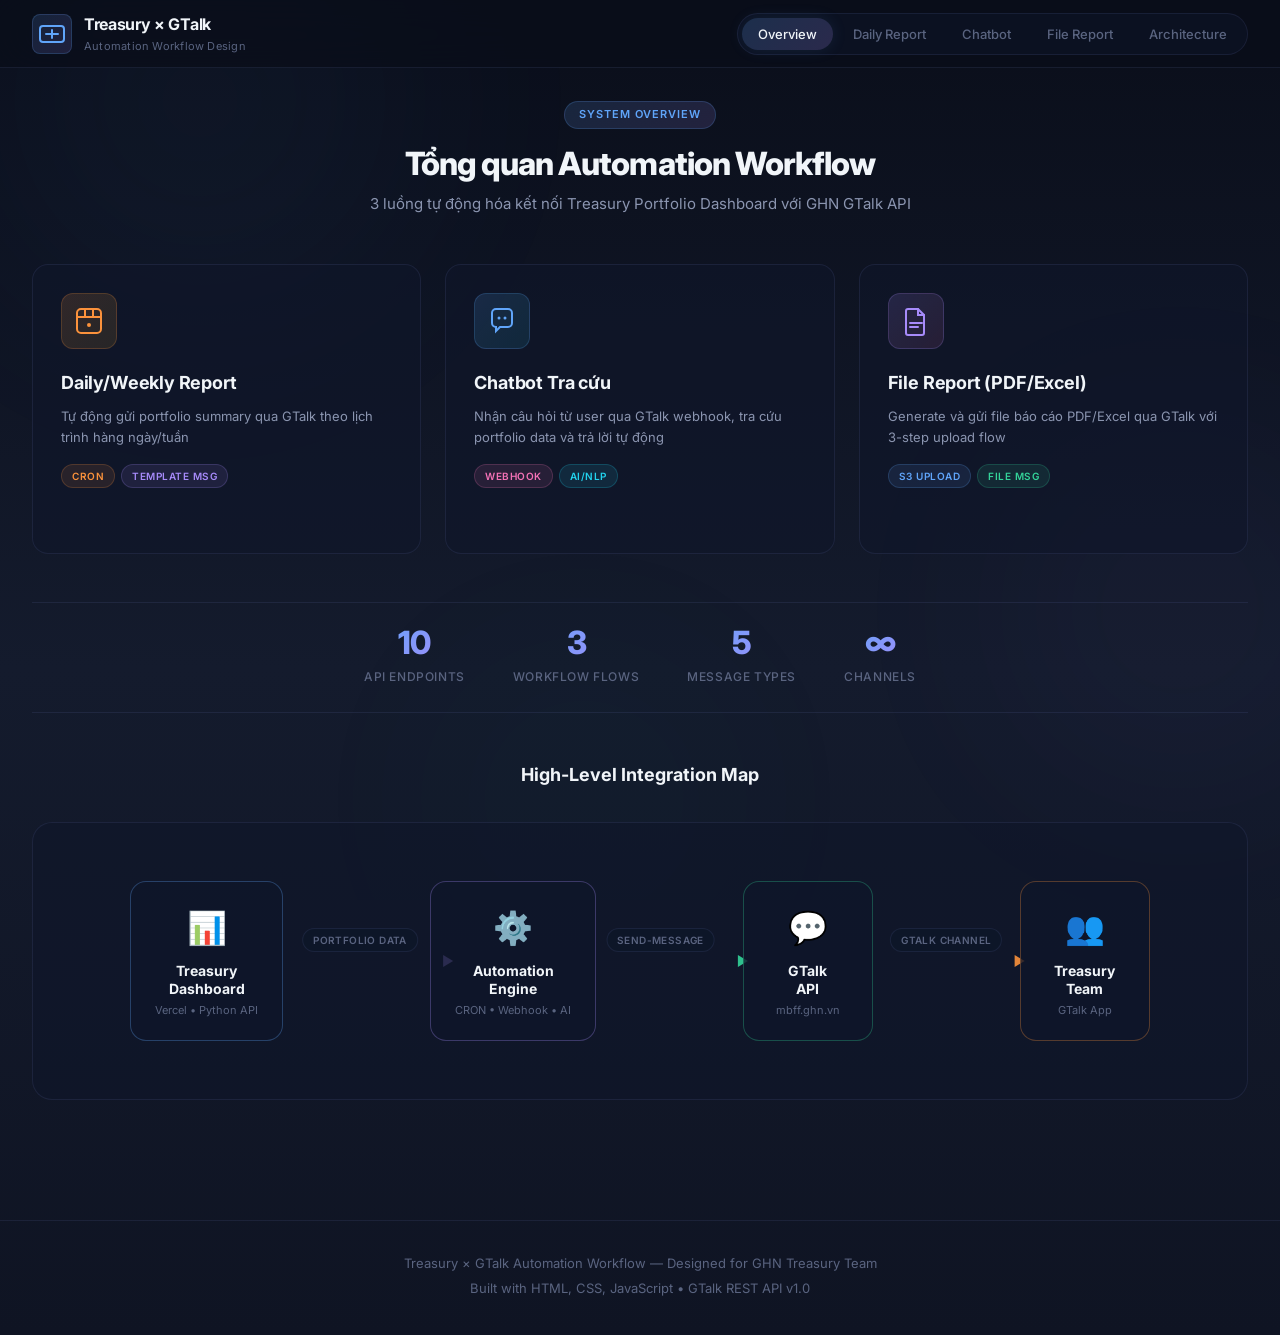
<file: gtalk-workflow/index.html>
<!DOCTYPE html>
<html lang="vi">
<head>
    <meta charset="UTF-8">
    <meta name="viewport" content="width=device-width, initial-scale=1.0">
    <title>Treasury × GTalk — Automation Workflow</title>
    <meta name="description" content="Interactive automation workflow diagram for Treasury Portfolio Dashboard integrated with GHN GTalk API">
    <link rel="preconnect" href="https://fonts.googleapis.com">
    <link rel="preconnect" href="https://fonts.gstatic.com" crossorigin>
    <link href="https://fonts.googleapis.com/css2?family=Inter:wght@300;400;500;600;700;800&family=JetBrains+Mono:wght@400;500&display=swap" rel="stylesheet">
    <link rel="stylesheet" href="style.css">
</head>
<body>
    <!-- Ambient Background -->
    <div class="ambient-bg">
        <div class="ambient-orb ambient-orb-1"></div>
        <div class="ambient-orb ambient-orb-2"></div>
        <div class="ambient-orb ambient-orb-3"></div>
    </div>

    <!-- Header -->
    <header class="header" id="header">
        <div class="header-inner">
            <div class="logo-group">
                <div class="logo-icon">
                    <svg width="28" height="28" viewBox="0 0 28 28" fill="none">
                        <rect x="2" y="6" width="24" height="16" rx="3" stroke="url(#g1)" stroke-width="2"/>
                        <path d="M8 14h12M14 10v8" stroke="url(#g1)" stroke-width="2" stroke-linecap="round"/>
                        <defs><linearGradient id="g1" x1="2" y1="6" x2="26" y2="22"><stop stop-color="#60a5fa"/><stop offset="1" stop-color="#a78bfa"/></linearGradient></defs>
                    </svg>
                </div>
                <div>
                    <h1 class="logo-title">Treasury × GTalk</h1>
                    <p class="logo-subtitle">Automation Workflow Design</p>
                </div>
            </div>
            <nav class="header-nav">
                <button class="nav-btn active" data-section="overview" id="nav-overview">Overview</button>
                <button class="nav-btn" data-section="flow-daily" id="nav-daily">Daily Report</button>
                <button class="nav-btn" data-section="flow-chatbot" id="nav-chatbot">Chatbot</button>
                <button class="nav-btn" data-section="flow-file" id="nav-file">File Report</button>
                <button class="nav-btn" data-section="architecture" id="nav-arch">Architecture</button>
            </nav>
        </div>
    </header>

    <!-- Main Content -->
    <main class="main">

        <!-- ============== SECTION: OVERVIEW ============== -->
        <section class="section active" id="section-overview">
            <div class="section-header">
                <span class="section-badge">System Overview</span>
                <h2 class="section-title">Tổng quan Automation Workflow</h2>
                <p class="section-desc">3 luồng tự động hóa kết nối Treasury Portfolio Dashboard với GHN GTalk API</p>
            </div>

            <!-- Use Case Cards -->
            <div class="usecase-grid" id="usecase-grid">
                <div class="usecase-card" data-target="flow-daily" id="uc-daily">
                    <div class="uc-icon uc-icon-daily">
                        <svg width="32" height="32" viewBox="0 0 32 32" fill="none"><rect x="4" y="4" width="24" height="24" rx="4" stroke="currentColor" stroke-width="2"/><path d="M4 12h24M12 4v8M20 4v8" stroke="currentColor" stroke-width="2" stroke-linecap="round"/><circle cx="16" cy="20" r="2" fill="currentColor"/></svg>
                    </div>
                    <h3 class="uc-title">Daily/Weekly Report</h3>
                    <p class="uc-desc">Tự động gửi portfolio summary qua GTalk theo lịch trình hàng ngày/tuần</p>
                    <div class="uc-tags">
                        <span class="tag tag-cron">CRON</span>
                        <span class="tag tag-template">Template Msg</span>
                    </div>
                    <div class="uc-arrow">Xem chi tiết →</div>
                </div>

                <div class="usecase-card" data-target="flow-chatbot" id="uc-chatbot">
                    <div class="uc-icon uc-icon-chatbot">
                        <svg width="32" height="32" viewBox="0 0 32 32" fill="none"><path d="M6 8a4 4 0 014-4h12a4 4 0 014 4v10a4 4 0 01-4 4H14l-4 4v-4H10a4 4 0 01-4-4V8z" stroke="currentColor" stroke-width="2"/><circle cx="13" cy="13" r="1.5" fill="currentColor"/><circle cx="19" cy="13" r="1.5" fill="currentColor"/></svg>
                    </div>
                    <h3 class="uc-title">Chatbot Tra cứu</h3>
                    <p class="uc-desc">Nhận câu hỏi từ user qua GTalk webhook, tra cứu portfolio data và trả lời tự động</p>
                    <div class="uc-tags">
                        <span class="tag tag-webhook">Webhook</span>
                        <span class="tag tag-ai">AI/NLP</span>
                    </div>
                    <div class="uc-arrow">Xem chi tiết →</div>
                </div>

                <div class="usecase-card" data-target="flow-file" id="uc-file">
                    <div class="uc-icon uc-icon-file">
                        <svg width="32" height="32" viewBox="0 0 32 32" fill="none"><path d="M8 4h10l6 6v18a2 2 0 01-2 2H8a2 2 0 01-2-2V6a2 2 0 012-2z" stroke="currentColor" stroke-width="2"/><path d="M18 4v6h6" stroke="currentColor" stroke-width="2" stroke-linecap="round"/><path d="M10 18h12M10 22h8" stroke="currentColor" stroke-width="2" stroke-linecap="round"/></svg>
                    </div>
                    <h3 class="uc-title">File Report (PDF/Excel)</h3>
                    <p class="uc-desc">Generate và gửi file báo cáo PDF/Excel qua GTalk với 3-step upload flow</p>
                    <div class="uc-tags">
                        <span class="tag tag-s3">S3 Upload</span>
                        <span class="tag tag-file">File Msg</span>
                    </div>
                    <div class="uc-arrow">Xem chi tiết →</div>
                </div>
            </div>

            <!-- System Stats -->
            <div class="stats-bar" id="stats-bar">
                <div class="stat-item">
                    <span class="stat-value">10</span>
                    <span class="stat-label">API Endpoints</span>
                </div>
                <div class="stat-item">
                    <span class="stat-value">3</span>
                    <span class="stat-label">Workflow Flows</span>
                </div>
                <div class="stat-item">
                    <span class="stat-value">5</span>
                    <span class="stat-label">Message Types</span>
                </div>
                <div class="stat-item">
                    <span class="stat-value">∞</span>
                    <span class="stat-label">Channels</span>
                </div>
            </div>

            <!-- High-Level Architecture Diagram -->
            <div class="diagram-container" id="overview-diagram">
                <h3 class="diagram-title">High-Level Integration Map</h3>
                <div class="hld-wrapper">
                    <div class="hld-canvas" id="hld-canvas">
                        <!-- Left: Treasury Dashboard -->
                        <div class="hld-node hld-node-treasury" id="hld-treasury">
                            <div class="hld-node-icon">📊</div>
                            <div class="hld-node-label">Treasury<br>Dashboard</div>
                            <div class="hld-node-sub">Vercel • Python API</div>
                        </div>

                        <!-- Center: Automation Engine -->
                        <div class="hld-node hld-node-engine" id="hld-engine">
                            <div class="hld-node-icon">⚙️</div>
                            <div class="hld-node-label">Automation<br>Engine</div>
                            <div class="hld-node-sub">CRON • Webhook • AI</div>
                        </div>

                        <!-- Right: GTalk API -->
                        <div class="hld-node hld-node-gtalk" id="hld-gtalk">
                            <div class="hld-node-icon">💬</div>
                            <div class="hld-node-label">GTalk<br>API</div>
                            <div class="hld-node-sub">mbff.ghn.vn</div>
                        </div>

                        <!-- Far Right: Users -->
                        <div class="hld-node hld-node-users" id="hld-users">
                            <div class="hld-node-icon">👥</div>
                            <div class="hld-node-label">Treasury<br>Team</div>
                            <div class="hld-node-sub">GTalk App</div>
                        </div>

                        <!-- Animated Connection Lines (SVG) -->
                        <svg class="hld-lines" id="hld-lines" viewBox="0 0 900 200">
                            <defs>
                                <linearGradient id="line-grad-1" x1="0%" y1="0%" x2="100%" y2="0%">
                                    <stop offset="0%" stop-color="#60a5fa"/>
                                    <stop offset="100%" stop-color="#a78bfa"/>
                                </linearGradient>
                                <linearGradient id="line-grad-2" x1="0%" y1="0%" x2="100%" y2="0%">
                                    <stop offset="0%" stop-color="#a78bfa"/>
                                    <stop offset="100%" stop-color="#34d399"/>
                                </linearGradient>
                                <linearGradient id="line-grad-3" x1="0%" y1="0%" x2="100%" y2="0%">
                                    <stop offset="0%" stop-color="#34d399"/>
                                    <stop offset="100%" stop-color="#fb923c"/>
                                </linearGradient>
                                <marker id="arrow-blue" viewBox="0 0 10 7" refX="10" refY="3.5" markerWidth="8" markerHeight="6" orient="auto-start-reverse">
                                    <polygon points="0 0, 10 3.5, 0 7" fill="#60a5fa"/>
                                </marker>
                                <marker id="arrow-green" viewBox="0 0 10 7" refX="10" refY="3.5" markerWidth="8" markerHeight="6" orient="auto-start-reverse">
                                    <polygon points="0 0, 10 3.5, 0 7" fill="#34d399"/>
                                </marker>
                            </defs>
                            <!-- Lines drawn via JS -->
                        </svg>

                        <!-- Flow Labels -->
                        <div class="hld-flow-label" id="flow-label-1">
                            <span class="flow-label-text">Portfolio Data</span>
                        </div>
                        <div class="hld-flow-label" id="flow-label-2">
                            <span class="flow-label-text">send-message</span>
                        </div>
                        <div class="hld-flow-label" id="flow-label-3">
                            <span class="flow-label-text">GTalk Channel</span>
                        </div>
                    </div>
                </div>
            </div>
        </section>

        <!-- ============== SECTION: DAILY REPORT FLOW ============== -->
        <section class="section" id="section-flow-daily">
            <div class="section-header">
                <button class="back-btn" data-target="overview" id="back-daily">← Back to Overview</button>
                <span class="section-badge badge-daily">Flow #1</span>
                <h2 class="section-title">Daily/Weekly Portfolio Summary</h2>
                <p class="section-desc">CRON scheduler tự động fetch data từ Treasury Dashboard, format thành template message, gửi qua GTalk</p>
            </div>

            <!-- Interactive Flow -->
            <div class="flow-container" id="flow-daily-container">
                <div class="flow-timeline">
                    <!-- Step 1 -->
                    <div class="flow-step" data-step="1" id="daily-step-1">
                        <div class="step-connector"></div>
                        <div class="step-dot"></div>
                        <div class="step-card">
                            <div class="step-number">01</div>
                            <div class="step-header">
                                <span class="step-badge badge-trigger">Trigger</span>
                                <h4 class="step-title">CRON Scheduler</h4>
                            </div>
                            <p class="step-desc">Chạy vào 8:00 AM hàng ngày (hoặc 9:00 AM thứ Hai cho weekly report)</p>
                            <div class="step-code">
                                <code>0 8 * * * → daily_report()</code>
                                <code>0 9 * * 1 → weekly_report()</code>
                            </div>
                        </div>
                    </div>

                    <!-- Step 2 -->
                    <div class="flow-step" data-step="2" id="daily-step-2">
                        <div class="step-connector"></div>
                        <div class="step-dot"></div>
                        <div class="step-card">
                            <div class="step-number">02</div>
                            <div class="step-header">
                                <span class="step-badge badge-action">Action</span>
                                <h4 class="step-title">Fetch Portfolio Data</h4>
                            </div>
                            <p class="step-desc">Gọi Treasury Dashboard API lấy dữ liệu: summary, loans, investments, limits, insights</p>
                            <div class="step-code">
                                <code>GET /api/data</code>
                                <code>→ totalLoan, totalInvest, netSpread, netPL...</code>
                            </div>
                            <div class="step-data-preview">
                                <div class="data-row"><span>Total Loan</span><span class="data-val">1,204 tỷ</span></div>
                                <div class="data-row"><span>Total Invest</span><span class="data-val">1,272 tỷ</span></div>
                                <div class="data-row"><span>Net Spread</span><span class="data-val highlight-green">+1.88%</span></div>
                                <div class="data-row"><span>Net P&L</span><span class="data-val highlight-green">+33.6 tỷ</span></div>
                            </div>
                        </div>
                    </div>

                    <!-- Step 3 -->
                    <div class="flow-step" data-step="3" id="daily-step-3">
                        <div class="step-connector"></div>
                        <div class="step-dot"></div>
                        <div class="step-card">
                            <div class="step-number">03</div>
                            <div class="step-header">
                                <span class="step-badge badge-transform">Transform</span>
                                <h4 class="step-title">Build Template Message</h4>
                            </div>
                            <p class="step-desc">Format data thành GTalk Template Message với KPIs, chart summary, và action buttons</p>
                            <div class="step-template-preview">
                                <div class="tmpl-card">
                                    <div class="tmpl-header">
                                        <span class="tmpl-icon">📊</span>
                                        <span class="tmpl-title">Treasury Daily Report — 14/06/2026</span>
                                    </div>
                                    <div class="tmpl-body">
                                        <div class="tmpl-line">💰 Dư nợ: <strong>1,204 tỷ</strong> | Đầu tư: <strong>1,272 tỷ</strong></div>
                                        <div class="tmpl-line">📈 Spread: <strong class="green">+1.88%</strong> | P&L: <strong class="green">+33.6 tỷ</strong></div>
                                        <div class="tmpl-line">🔴 Room cạn: Cathay, VCB, Shinhan</div>
                                        <div class="tmpl-line">⚠️ Duration mismatch: 6 cặp</div>
                                    </div>
                                    <div class="tmpl-actions">
                                        <button class="tmpl-btn tmpl-btn-primary">🔗 Xem Dashboard</button>
                                        <button class="tmpl-btn tmpl-btn-secondary">📄 Tải Report</button>
                                    </div>
                                </div>
                            </div>
                        </div>
                    </div>

                    <!-- Step 4 -->
                    <div class="flow-step" data-step="4" id="daily-step-4">
                        <div class="step-connector"></div>
                        <div class="step-dot"></div>
                        <div class="step-card">
                            <div class="step-number">04</div>
                            <div class="step-header">
                                <span class="step-badge badge-api">API Call</span>
                                <h4 class="step-title">GTalk: send-message</h4>
                            </div>
                            <p class="step-desc">POST template message tới GTalk channel của Treasury team</p>
                            <div class="step-code">
                                <code>POST /api/gtalk/send-message</code>
                                <code>{</code>
                                <code>  channelId: "treasury_team_ch",</code>
                                <code>  content: { template: {...} },</code>
                                <code>  oaToken: "***:***"</code>
                                <code>}</code>
                            </div>
                        </div>
                    </div>

                    <!-- Step 5 -->
                    <div class="flow-step" data-step="5" id="daily-step-5">
                        <div class="step-connector"></div>
                        <div class="step-dot"></div>
                        <div class="step-card">
                            <div class="step-number">05</div>
                            <div class="step-header">
                                <span class="step-badge badge-done">Done</span>
                                <h4 class="step-title">Delivered to Team</h4>
                            </div>
                            <p class="step-desc">Team nhận notification trên GTalk app, click "Xem Dashboard" để mở Treasury Dashboard trực tiếp</p>
                        </div>
                    </div>
                </div>
            </div>
        </section>

        <!-- ============== SECTION: CHATBOT FLOW ============== -->
        <section class="section" id="section-flow-chatbot">
            <div class="section-header">
                <button class="back-btn" data-target="overview" id="back-chatbot">← Back to Overview</button>
                <span class="section-badge badge-chatbot">Flow #2</span>
                <h2 class="section-title">Chatbot Tra cứu Portfolio</h2>
                <p class="section-desc">User gửi câu hỏi trên GTalk → Webhook → AI xử lý → Trả lời tự động</p>
            </div>

            <div class="flow-container" id="flow-chatbot-container">
                <div class="flow-timeline">
                    <!-- Step 1 -->
                    <div class="flow-step" data-step="1" id="chat-step-1">
                        <div class="step-connector"></div>
                        <div class="step-dot"></div>
                        <div class="step-card">
                            <div class="step-number">01</div>
                            <div class="step-header">
                                <span class="step-badge badge-trigger">Trigger</span>
                                <h4 class="step-title">User gửi tin nhắn</h4>
                            </div>
                            <p class="step-desc">User nhắn tin trong GTalk channel: "Cho tôi biết room còn lại của BIDV"</p>
                            <div class="chat-preview">
                                <div class="chat-bubble chat-user">
                                    <span class="chat-avatar">👤</span>
                                    <div class="chat-text">Cho tôi biết room còn lại của BIDV?</div>
                                </div>
                            </div>
                        </div>
                    </div>

                    <!-- Step 2 -->
                    <div class="flow-step" data-step="2" id="chat-step-2">
                        <div class="step-connector"></div>
                        <div class="step-dot"></div>
                        <div class="step-card">
                            <div class="step-number">02</div>
                            <div class="step-header">
                                <span class="step-badge badge-webhook">Webhook</span>
                                <h4 class="step-title">GTalk Webhook → Server</h4>
                            </div>
                            <p class="step-desc">GTalk POST webhook payload tới automation server, bao gồm signature verification</p>
                            <div class="step-code">
                                <code>POST https://your-server/webhook/gtalk</code>
                                <code>Header: x-gtalk-event-signature: mac=...</code>
                                <code>{</code>
                                <code>  "content": "Cho tôi biết room...",</code>
                                <code>  "senderId": "user_123",</code>
                                <code>  "channelId": "ch_456",</code>
                                <code>  "contentType": 0</code>
                                <code>}</code>
                            </div>
                        </div>
                    </div>

                    <!-- Step 3 -->
                    <div class="flow-step" data-step="3" id="chat-step-3">
                        <div class="step-connector"></div>
                        <div class="step-dot"></div>
                        <div class="step-card">
                            <div class="step-number">03</div>
                            <div class="step-header">
                                <span class="step-badge badge-action">Action</span>
                                <h4 class="step-title">Auto Receipt: SEEN + TYPING</h4>
                            </div>
                            <p class="step-desc">Gửi receipt SEEN + TYPING ngay lập tức để user thấy bot đang xử lý</p>
                            <div class="step-code">
                                <code>POST /api/gtalk/send-message-receipt</code>
                                <code>receipts: [</code>
                                <code>  { status: 2, ... }, // SEEN</code>
                                <code>  { status: 3, ... }  // TYPING</code>
                                <code>]</code>
                            </div>
                            <div class="typing-indicator">
                                <span class="typing-dot"></span>
                                <span class="typing-dot"></span>
                                <span class="typing-dot"></span>
                                <span class="typing-text">Bot đang nhập...</span>
                            </div>
                        </div>
                    </div>

                    <!-- Step 4 -->
                    <div class="flow-step" data-step="4" id="chat-step-4">
                        <div class="step-connector"></div>
                        <div class="step-dot"></div>
                        <div class="step-card">
                            <div class="step-number">04</div>
                            <div class="step-header">
                                <span class="step-badge badge-transform">AI Process</span>
                                <h4 class="step-title">Parse Intent + Query Data</h4>
                            </div>
                            <p class="step-desc">AI phân tích intent → Truy vấn Treasury API → Compile kết quả</p>
                            <div class="ai-pipeline">
                                <div class="ai-stage">
                                    <span class="ai-stage-icon">🧠</span>
                                    <span>NLP Parse</span>
                                    <span class="ai-arrow">→</span>
                                </div>
                                <div class="ai-stage">
                                    <span class="ai-stage-icon">🔍</span>
                                    <span>Query DB</span>
                                    <span class="ai-arrow">→</span>
                                </div>
                                <div class="ai-stage">
                                    <span class="ai-stage-icon">📝</span>
                                    <span>Format Reply</span>
                                </div>
                            </div>
                            <div class="step-data-preview">
                                <div class="data-row"><span>Intent</span><span class="data-val">query_limit_room</span></div>
                                <div class="data-row"><span>Entity</span><span class="data-val">bank = BIDV</span></div>
                                <div class="data-row"><span>Result</span><span class="data-val highlight-green">155.5 tỷ room</span></div>
                            </div>
                        </div>
                    </div>

                    <!-- Step 5 -->
                    <div class="flow-step" data-step="5" id="chat-step-5">
                        <div class="step-connector"></div>
                        <div class="step-dot"></div>
                        <div class="step-card">
                            <div class="step-number">05</div>
                            <div class="step-header">
                                <span class="step-badge badge-api">API Call</span>
                                <h4 class="step-title">GTalk: send-message (Reply)</h4>
                            </div>
                            <p class="step-desc">Gửi kết quả tra cứu về GTalk channel dạng text message (Markdown)</p>
                            <div class="chat-preview">
                                <div class="chat-bubble chat-bot">
                                    <span class="chat-avatar">🤖</span>
                                    <div class="chat-text">
                                        <strong>🏦 BIDV — Thông tin Hạn mức</strong><br>
                                        • Dư nợ: <strong>94.5 tỷ</strong><br>
                                        • Hạn mức: <strong>250 tỷ</strong><br>
                                        • Sử dụng: <strong>37.8%</strong> 🟢<br>
                                        • Room còn lại: <strong class="green">155.5 tỷ</strong>
                                    </div>
                                </div>
                            </div>
                        </div>
                    </div>
                </div>

                <!-- Supported Commands -->
                <div class="commands-panel" id="commands-panel">
                    <h4 class="commands-title">💡 Supported Commands</h4>
                    <div class="commands-grid">
                        <div class="cmd-item">
                            <code class="cmd-text">"Tổng dư nợ hiện tại?"</code>
                            <span class="cmd-intent">→ query_total_loan</span>
                        </div>
                        <div class="cmd-item">
                            <code class="cmd-text">"Room của [bank]?"</code>
                            <span class="cmd-intent">→ query_limit_room</span>
                        </div>
                        <div class="cmd-item">
                            <code class="cmd-text">"Khoản nào sắp đáo hạn?"</code>
                            <span class="cmd-intent">→ query_maturity</span>
                        </div>
                        <div class="cmd-item">
                            <code class="cmd-text">"Spread hiện tại?"</code>
                            <span class="cmd-intent">→ query_spread</span>
                        </div>
                        <div class="cmd-item">
                            <code class="cmd-text">"Gửi report PDF"</code>
                            <span class="cmd-intent">→ trigger_report</span>
                        </div>
                        <div class="cmd-item">
                            <code class="cmd-text">"Duration mismatch?"</code>
                            <span class="cmd-intent">→ query_mismatch</span>
                        </div>
                    </div>
                </div>
            </div>
        </section>

        <!-- ============== SECTION: FILE REPORT FLOW ============== -->
        <section class="section" id="section-flow-file">
            <div class="section-header">
                <button class="back-btn" data-target="overview" id="back-file">← Back to Overview</button>
                <span class="section-badge badge-file">Flow #3</span>
                <h2 class="section-title">File Report (PDF/Excel) qua GTalk</h2>
                <p class="section-desc">Generate báo cáo → 3-Step S3 Upload → Send file message qua GTalk</p>
            </div>

            <div class="flow-container" id="flow-file-container">
                <div class="flow-timeline">
                    <!-- Step 1 -->
                    <div class="flow-step" data-step="1" id="file-step-1">
                        <div class="step-connector"></div>
                        <div class="step-dot"></div>
                        <div class="step-card">
                            <div class="step-number">01</div>
                            <div class="step-header">
                                <span class="step-badge badge-trigger">Trigger</span>
                                <h4 class="step-title">Trigger Source</h4>
                            </div>
                            <p class="step-desc">Có thể trigger bằng CRON (weekly), chatbot command, hoặc manual request</p>
                            <div class="trigger-options">
                                <div class="trigger-opt active" data-trigger="cron">🕐 CRON (Weekly)</div>
                                <div class="trigger-opt" data-trigger="chat">💬 Chatbot CMD</div>
                                <div class="trigger-opt" data-trigger="manual">🖱️ Manual</div>
                            </div>
                        </div>
                    </div>

                    <!-- Step 2 -->
                    <div class="flow-step" data-step="2" id="file-step-2">
                        <div class="step-connector"></div>
                        <div class="step-dot"></div>
                        <div class="step-card">
                            <div class="step-number">02</div>
                            <div class="step-header">
                                <span class="step-badge badge-action">Generate</span>
                                <h4 class="step-title">Generate Report File</h4>
                            </div>
                            <p class="step-desc">Fetch data từ Treasury API → Render thành PDF/Excel report</p>
                            <div class="file-types">
                                <div class="file-type">
                                    <span class="file-icon">📕</span>
                                    <span>Treasury_Report_2026-06-14.pdf</span>
                                    <span class="file-size">2.4 MB</span>
                                </div>
                                <div class="file-type">
                                    <span class="file-icon">📗</span>
                                    <span>Portfolio_Data_2026-06-14.xlsx</span>
                                    <span class="file-size">856 KB</span>
                                </div>
                            </div>
                        </div>
                    </div>

                    <!-- Step 3 -->
                    <div class="flow-step" data-step="3" id="file-step-3">
                        <div class="step-connector"></div>
                        <div class="step-dot"></div>
                        <div class="step-card step-card-wide">
                            <div class="step-number">03</div>
                            <div class="step-header">
                                <span class="step-badge badge-api">3-Step Upload</span>
                                <h4 class="step-title">GTalk File Upload Flow</h4>
                            </div>
                            <p class="step-desc">Upload file lên S3 thông qua GTalk presigned URL flow</p>

                            <div class="upload-pipeline" id="upload-pipeline">
                                <div class="upload-stage" data-stage="init" id="upload-init">
                                    <div class="upload-stage-num">3a</div>
                                    <div class="upload-stage-title">Initiate Upload</div>
                                    <div class="upload-stage-api">POST /api/gtalk/initiate-upload</div>
                                    <div class="upload-stage-result">→ PresignedURL, UploadId</div>
                                </div>
                                <div class="upload-arrow">
                                    <svg width="40" height="20"><path d="M0 10 L30 10 M25 5 L30 10 L25 15" stroke="#a78bfa" stroke-width="2" fill="none"/></svg>
                                </div>
                                <div class="upload-stage" data-stage="put" id="upload-put">
                                    <div class="upload-stage-num">3b</div>
                                    <div class="upload-stage-title">PUT to S3</div>
                                    <div class="upload-stage-api">PUT {PresignedURL}</div>
                                    <div class="upload-stage-result">→ 200 OK</div>
                                </div>
                                <div class="upload-arrow">
                                    <svg width="40" height="20"><path d="M0 10 L30 10 M25 5 L30 10 L25 15" stroke="#a78bfa" stroke-width="2" fill="none"/></svg>
                                </div>
                                <div class="upload-stage" data-stage="complete" id="upload-complete">
                                    <div class="upload-stage-num">3c</div>
                                    <div class="upload-stage-title">Complete Upload</div>
                                    <div class="upload-stage-api">POST /api/gtalk/complete-upload</div>
                                    <div class="upload-stage-result">→ File Id</div>
                                </div>
                            </div>
                        </div>
                    </div>

                    <!-- Step 4 -->
                    <div class="flow-step" data-step="4" id="file-step-4">
                        <div class="step-connector"></div>
                        <div class="step-dot"></div>
                        <div class="step-card">
                            <div class="step-number">04</div>
                            <div class="step-header">
                                <span class="step-badge badge-api">API Call</span>
                                <h4 class="step-title">GTalk: send-message (File)</h4>
                            </div>
                            <p class="step-desc">Gửi file message với fileId vừa nhận từ complete-upload</p>
                            <div class="step-code">
                                <code>POST /api/gtalk/send-message</code>
                                <code>{</code>
                                <code>  content: {</code>
                                <code>    attachment: {</code>
                                <code>      items: [{</code>
                                <code>        file: {</code>
                                <code>          fileId: "2009...",</code>
                                <code>          fileName: "Treasury_Report.pdf",</code>
                                <code>          mimeType: "application/pdf",</code>
                                <code>          fileSize: 2516582</code>
                                <code>        }</code>
                                <code>      }]</code>
                                <code>    }</code>
                                <code>  }</code>
                                <code>}</code>
                            </div>
                        </div>
                    </div>

                    <!-- Step 5 -->
                    <div class="flow-step" data-step="5" id="file-step-5">
                        <div class="step-connector"></div>
                        <div class="step-dot"></div>
                        <div class="step-card">
                            <div class="step-number">05</div>
                            <div class="step-header">
                                <span class="step-badge badge-done">Done</span>
                                <h4 class="step-title">File Delivered</h4>
                            </div>
                            <p class="step-desc">Team nhận file trên GTalk, download trực tiếp từ app</p>
                            <div class="file-delivered-preview">
                                <div class="delivered-file">
                                    <span class="delivered-icon">📎</span>
                                    <div class="delivered-info">
                                        <span class="delivered-name">Treasury_Report_2026-06-14.pdf</span>
                                        <span class="delivered-size">2.4 MB</span>
                                    </div>
                                    <button class="delivered-btn">⬇ Download</button>
                                </div>
                            </div>
                        </div>
                    </div>
                </div>
            </div>
        </section>

        <!-- ============== SECTION: ARCHITECTURE ============== -->
        <section class="section" id="section-architecture">
            <div class="section-header">
                <button class="back-btn" data-target="overview" id="back-arch">← Back to Overview</button>
                <span class="section-badge badge-arch">Technical</span>
                <h2 class="section-title">System Architecture</h2>
                <p class="section-desc">Chi tiết kiến trúc kỹ thuật, API endpoints, và data flow</p>
            </div>

            <!-- API Reference -->
            <div class="api-reference" id="api-reference">
                <h3 class="api-title">📡 GTalk API Endpoints Used</h3>
                <div class="api-table-wrapper">
                    <table class="api-table" id="api-table">
                        <thead>
                            <tr>
                                <th>Endpoint</th>
                                <th>Method</th>
                                <th>Flow</th>
                                <th>Purpose</th>
                            </tr>
                        </thead>
                        <tbody>
                            <tr class="api-row" data-flow="daily,chatbot,file">
                                <td><code>/api/gtalk/send-message</code></td>
                                <td><span class="method-badge post">POST</span></td>
                                <td>
                                    <span class="flow-tag flow-1">Daily</span>
                                    <span class="flow-tag flow-2">Chatbot</span>
                                    <span class="flow-tag flow-3">File</span>
                                </td>
                                <td>Gửi text, template, hoặc file message</td>
                            </tr>
                            <tr class="api-row" data-flow="chatbot">
                                <td><code>/api/gtalk/send-message-receipt</code></td>
                                <td><span class="method-badge post">POST</span></td>
                                <td><span class="flow-tag flow-2">Chatbot</span></td>
                                <td>Gửi SEEN, TYPING receipt</td>
                            </tr>
                            <tr class="api-row" data-flow="chatbot">
                                <td><code>/api/gtalk/config-channel-processing</code></td>
                                <td><span class="method-badge post">POST</span></td>
                                <td><span class="flow-tag flow-2">Chatbot</span></td>
                                <td>Cấu hình webhook cho channel</td>
                            </tr>
                            <tr class="api-row" data-flow="file">
                                <td><code>/api/gtalk/initiate-upload</code></td>
                                <td><span class="method-badge post">POST</span></td>
                                <td><span class="flow-tag flow-3">File</span></td>
                                <td>Khởi tạo upload session, lấy presigned URL</td>
                            </tr>
                            <tr class="api-row" data-flow="file">
                                <td><code>/api/gtalk/complete-upload</code></td>
                                <td><span class="method-badge post">POST</span></td>
                                <td><span class="flow-tag flow-3">File</span></td>
                                <td>Hoàn thành upload, lấy file Id</td>
                            </tr>
                            <tr class="api-row" data-flow="daily,chatbot">
                                <td><code>/api/gtalk/create-server-direct-channel</code></td>
                                <td><span class="method-badge post">POST</span></td>
                                <td>
                                    <span class="flow-tag flow-1">Daily</span>
                                    <span class="flow-tag flow-2">Chatbot</span>
                                </td>
                                <td>Tạo channel giữa OA và user</td>
                            </tr>
                            <tr class="api-row" data-flow="chatbot">
                                <td><code>/api/gtalk/modify-message</code></td>
                                <td><span class="method-badge post">POST</span></td>
                                <td><span class="flow-tag flow-2">Chatbot</span></td>
                                <td>Sửa/xóa message đã gửi</td>
                            </tr>
                        </tbody>
                    </table>
                </div>
            </div>

            <!-- Tech Stack -->
            <div class="tech-stack" id="tech-stack">
                <h3 class="api-title">🛠 Recommended Tech Stack</h3>
                <div class="tech-grid">
                    <div class="tech-card" id="tech-runtime">
                        <div class="tech-icon">⚡</div>
                        <h4>Runtime</h4>
                        <p>Node.js / Python</p>
                        <span class="tech-detail">Automation server</span>
                    </div>
                    <div class="tech-card" id="tech-scheduler">
                        <div class="tech-icon">🕐</div>
                        <h4>Scheduler</h4>
                        <p>node-cron / APScheduler</p>
                        <span class="tech-detail">Daily/weekly triggers</span>
                    </div>
                    <div class="tech-card" id="tech-ai">
                        <div class="tech-icon">🧠</div>
                        <h4>AI/NLP</h4>
                        <p>OpenAI / Gemini</p>
                        <span class="tech-detail">Intent parsing</span>
                    </div>
                    <div class="tech-card" id="tech-report">
                        <div class="tech-icon">📊</div>
                        <h4>Report Gen</h4>
                        <p>Puppeteer / openpyxl</p>
                        <span class="tech-detail">PDF/Excel generation</span>
                    </div>
                    <div class="tech-card" id="tech-hosting">
                        <div class="tech-icon">☁️</div>
                        <h4>Hosting</h4>
                        <p>Vercel / Railway</p>
                        <span class="tech-detail">Webhook endpoint</span>
                    </div>
                    <div class="tech-card" id="tech-security">
                        <div class="tech-icon">🔐</div>
                        <h4>Security</h4>
                        <p>HMAC-SHA256</p>
                        <span class="tech-detail">Webhook verification</span>
                    </div>
                </div>
            </div>

            <!-- Env Config -->
            <div class="env-config" id="env-config">
                <h3 class="api-title">🔧 Environment Configuration</h3>
                <div class="env-code">
                    <div class="env-header">
                        <span class="env-filename">.env</span>
                        <span class="env-badge">Required</span>
                    </div>
                    <pre class="env-pre"><code class="env-content"># GTalk API
GTALK_BASE_URL=https://mbff.ghn.vn
GTALK_OA_TOKEN=your_oa_id:your_oa_password
GTALK_OA_ID=your_oa_id
GTALK_CHANNEL_ID=treasury_team_channel_id
GTALK_WEBHOOK_SECRET=your_webhook_secret

# Treasury Dashboard
TREASURY_API_URL=https://treasury-dashboard-sepia.vercel.app/api/data
TREASURY_SESSION_SECRET=your_session_secret

# Report Generation
REPORT_OUTPUT_DIR=./reports
REPORT_TEMPLATE=./templates/treasury_report.html

# Schedule
DAILY_REPORT_CRON=0 8 * * *
WEEKLY_REPORT_CRON=0 9 * * 1</code></pre>
                </div>
            </div>
        </section>
    </main>

    <!-- Footer -->
    <footer class="footer" id="footer">
        <div class="footer-inner">
            <p>Treasury × GTalk Automation Workflow — Designed for GHN Treasury Team</p>
            <p class="footer-tech">Built with HTML, CSS, JavaScript • GTalk REST API v1.0</p>
        </div>
    </footer>

    <script src="app.js"></script>
</body>
</html>
</file>
<file: gtalk-workflow/style.css>
/* ============================================
   TREASURY × GTALK — WORKFLOW STYLES
   Premium Dark Theme with Glass Effects
   ============================================ */

/* === RESET & BASE === */
*, *::before, *::after { box-sizing: border-box; margin: 0; padding: 0; }

:root {
  --bg-deep: #0a0e1a;
  --bg-mid: #141b2d;
  --bg-surface: #0f1423;
  --glass-bg: rgba(15, 23, 42, 0.6);
  --glass-border: rgba(99, 115, 171, 0.15);
  --glass-border-hover: rgba(99, 115, 171, 0.3);
  --text-primary: #f1f5f9;
  --text-secondary: #8b95b0;
  --text-muted: #5a6480;
  --accent-blue: #60a5fa;
  --accent-purple: #a78bfa;
  --accent-green: #34d399;
  --accent-orange: #fb923c;
  --accent-red: #f87171;
  --accent-yellow: #fbbf24;
  --accent-pink: #f472b6;
  --accent-cyan: #22d3ee;
  --font-sans: 'Inter', -apple-system, BlinkMacSystemFont, sans-serif;
  --font-mono: 'JetBrains Mono', 'Fira Code', monospace;
  --radius-sm: 8px;
  --radius-md: 12px;
  --radius-lg: 16px;
  --radius-xl: 20px;
  --radius-pill: 100px;
  --shadow-glow-blue: 0 0 30px rgba(96, 165, 250, 0.15);
  --shadow-glow-purple: 0 0 30px rgba(167, 139, 250, 0.15);
  --shadow-glow-green: 0 0 30px rgba(52, 211, 153, 0.15);
  --transition-fast: 0.2s ease;
  --transition-med: 0.35s cubic-bezier(0.4, 0, 0.2, 1);
  --transition-slow: 0.6s cubic-bezier(0.4, 0, 0.2, 1);
}

html {
  scroll-behavior: smooth;
  -webkit-font-smoothing: antialiased;
  -moz-osx-font-smoothing: grayscale;
}

body {
  font-family: var(--font-sans);
  background: linear-gradient(180deg, var(--bg-deep) 0%, var(--bg-mid) 50%, var(--bg-surface) 100%);
  color: var(--text-secondary);
  line-height: 1.6;
  min-height: 100vh;
  overflow-x: hidden;
}

/* === AMBIENT BACKGROUND === */
.ambient-bg {
  position: fixed;
  top: 0; left: 0; right: 0; bottom: 0;
  pointer-events: none;
  z-index: 0;
  overflow: hidden;
}

.ambient-orb {
  position: absolute;
  border-radius: 50%;
  filter: blur(120px);
  opacity: 0.08;
  transition: transform 0.8s ease-out;
}

.ambient-orb-1 {
  width: 600px; height: 600px;
  background: radial-gradient(circle, var(--accent-blue), transparent 70%);
  top: -200px; left: -100px;
  animation: orb-drift-1 25s ease-in-out infinite;
}

.ambient-orb-2 {
  width: 500px; height: 500px;
  background: radial-gradient(circle, var(--accent-purple), transparent 70%);
  top: 40%; right: -150px;
  animation: orb-drift-2 30s ease-in-out infinite;
  opacity: 0.06;
}

.ambient-orb-3 {
  width: 400px; height: 400px;
  background: radial-gradient(circle, var(--accent-green), transparent 70%);
  bottom: -100px; left: 30%;
  animation: orb-drift-3 20s ease-in-out infinite;
  opacity: 0.05;
}

@keyframes orb-drift-1 {
  0%, 100% { transform: translate(0, 0) scale(1); }
  33% { transform: translate(80px, 40px) scale(1.1); }
  66% { transform: translate(-40px, 80px) scale(0.95); }
}

@keyframes orb-drift-2 {
  0%, 100% { transform: translate(0, 0) scale(1); }
  50% { transform: translate(-60px, -30px) scale(1.08); }
}

@keyframes orb-drift-3 {
  0%, 100% { transform: translate(0, 0); }
  50% { transform: translate(50px, -40px); }
}

/* === HEADER === */
.header {
  position: fixed;
  top: 0; left: 0; right: 0;
  z-index: 100;
  background: rgba(10, 14, 26, 0.75);
  backdrop-filter: blur(24px);
  -webkit-backdrop-filter: blur(24px);
  border-bottom: 1px solid var(--glass-border);
}

.header-inner {
  max-width: 1280px;
  margin: 0 auto;
  padding: 12px 32px;
  display: flex;
  align-items: center;
  justify-content: space-between;
  gap: 24px;
}

.logo-group {
  display: flex;
  align-items: center;
  gap: 12px;
}

.logo-icon {
  width: 40px; height: 40px;
  display: flex;
  align-items: center;
  justify-content: center;
  background: linear-gradient(135deg, rgba(96, 165, 250, 0.15), rgba(167, 139, 250, 0.15));
  border-radius: var(--radius-sm);
  border: 1px solid rgba(96, 165, 250, 0.2);
}

.logo-title {
  font-size: 16px;
  font-weight: 700;
  color: var(--text-primary);
  letter-spacing: -0.02em;
}

.logo-subtitle {
  font-size: 11px;
  color: var(--text-muted);
  font-weight: 400;
  letter-spacing: 0.02em;
}

.header-nav {
  display: flex;
  gap: 4px;
  background: rgba(15, 23, 42, 0.5);
  padding: 4px;
  border-radius: var(--radius-pill);
  border: 1px solid var(--glass-border);
}

.nav-btn {
  padding: 8px 16px;
  border: none;
  background: transparent;
  color: var(--text-muted);
  font-family: var(--font-sans);
  font-size: 13px;
  font-weight: 500;
  border-radius: var(--radius-pill);
  cursor: pointer;
  transition: all var(--transition-fast);
  white-space: nowrap;
}

.nav-btn:hover {
  color: var(--text-secondary);
  background: rgba(99, 115, 171, 0.08);
}

.nav-btn.active {
  color: var(--text-primary);
  background: linear-gradient(135deg, rgba(96, 165, 250, 0.2), rgba(167, 139, 250, 0.2));
  box-shadow: 0 0 16px rgba(96, 165, 250, 0.1);
}

/* === MAIN === */
.main {
  position: relative;
  z-index: 1;
  max-width: 1280px;
  margin: 0 auto;
  padding: 100px 32px 60px;
  min-height: 100vh;
}

/* === SECTIONS === */
.section {
  display: none;
  opacity: 0;
  transform: translateY(12px);
}

.section.active {
  display: block;
  animation: section-enter 0.5s var(--transition-med) forwards;
}

@keyframes section-enter {
  to { opacity: 1; transform: translateY(0); }
}

.section.section-entering {
  opacity: 1;
  transform: translateY(0);
}

/* === SECTION HEADER === */
.section-header {
  text-align: center;
  margin-bottom: 48px;
}

.section-badge {
  display: inline-block;
  padding: 4px 14px;
  font-size: 11px;
  font-weight: 600;
  text-transform: uppercase;
  letter-spacing: 0.08em;
  border-radius: var(--radius-pill);
  background: linear-gradient(135deg, rgba(96, 165, 250, 0.15), rgba(167, 139, 250, 0.15));
  color: var(--accent-blue);
  border: 1px solid rgba(96, 165, 250, 0.2);
  margin-bottom: 16px;
}

.badge-daily { background: linear-gradient(135deg, rgba(251, 146, 60, 0.15), rgba(251, 191, 36, 0.15)); color: var(--accent-orange); border-color: rgba(251, 146, 60, 0.2); }
.badge-chatbot { background: linear-gradient(135deg, rgba(96, 165, 250, 0.15), rgba(34, 211, 238, 0.15)); color: var(--accent-cyan); border-color: rgba(34, 211, 238, 0.2); }
.badge-file { background: linear-gradient(135deg, rgba(167, 139, 250, 0.15), rgba(244, 114, 182, 0.15)); color: var(--accent-purple); border-color: rgba(167, 139, 250, 0.2); }
.badge-arch { background: linear-gradient(135deg, rgba(52, 211, 153, 0.15), rgba(96, 165, 250, 0.15)); color: var(--accent-green); border-color: rgba(52, 211, 153, 0.2); }

.section-title {
  font-size: 32px;
  font-weight: 800;
  color: var(--text-primary);
  letter-spacing: -0.03em;
  margin-bottom: 8px;
  line-height: 1.2;
}

.section-desc {
  font-size: 15px;
  color: var(--text-secondary);
  max-width: 640px;
  margin: 0 auto;
  line-height: 1.7;
}

/* === BACK BUTTON === */
.back-btn {
  display: inline-flex;
  align-items: center;
  gap: 6px;
  padding: 8px 16px;
  background: rgba(99, 115, 171, 0.08);
  border: 1px solid var(--glass-border);
  color: var(--text-secondary);
  font-family: var(--font-sans);
  font-size: 13px;
  font-weight: 500;
  border-radius: var(--radius-pill);
  cursor: pointer;
  margin-bottom: 24px;
  transition: all var(--transition-fast);
}

.back-btn:hover {
  background: rgba(99, 115, 171, 0.15);
  color: var(--text-primary);
  border-color: var(--glass-border-hover);
}

/* === USE CASE GRID === */
.usecase-grid {
  display: grid;
  grid-template-columns: repeat(3, 1fr);
  gap: 24px;
  margin-bottom: 48px;
}

.usecase-card {
  background: var(--glass-bg);
  backdrop-filter: blur(20px);
  -webkit-backdrop-filter: blur(20px);
  border: 1px solid var(--glass-border);
  border-radius: var(--radius-lg);
  padding: 28px;
  cursor: pointer;
  transition: all var(--transition-med);
  position: relative;
  overflow: hidden;
}

.usecase-card::before {
  content: '';
  position: absolute;
  top: 0; left: 0; right: 0;
  height: 3px;
  background: linear-gradient(90deg, var(--accent-blue), var(--accent-purple));
  opacity: 0;
  transition: opacity var(--transition-fast);
}

.usecase-card:hover {
  transform: translateY(-6px);
  border-color: var(--glass-border-hover);
  box-shadow: 0 20px 60px rgba(0, 0, 0, 0.3), var(--shadow-glow-blue);
}

.usecase-card:hover::before { opacity: 1; }

.uc-icon {
  width: 56px; height: 56px;
  display: flex;
  align-items: center;
  justify-content: center;
  border-radius: var(--radius-md);
  margin-bottom: 20px;
  font-size: 24px;
}

.uc-icon-daily { background: linear-gradient(135deg, rgba(251, 146, 60, 0.15), rgba(251, 191, 36, 0.1)); color: var(--accent-orange); border: 1px solid rgba(251, 146, 60, 0.2); }
.uc-icon-chatbot { background: linear-gradient(135deg, rgba(96, 165, 250, 0.15), rgba(34, 211, 238, 0.1)); color: var(--accent-blue); border: 1px solid rgba(96, 165, 250, 0.2); }
.uc-icon-file { background: linear-gradient(135deg, rgba(167, 139, 250, 0.15), rgba(244, 114, 182, 0.1)); color: var(--accent-purple); border: 1px solid rgba(167, 139, 250, 0.2); }

.uc-title {
  font-size: 18px;
  font-weight: 700;
  color: var(--text-primary);
  margin-bottom: 8px;
  letter-spacing: -0.01em;
}

.uc-desc {
  font-size: 13px;
  color: var(--text-secondary);
  line-height: 1.6;
  margin-bottom: 16px;
}

.uc-tags {
  display: flex;
  gap: 6px;
  flex-wrap: wrap;
  margin-bottom: 16px;
}

.tag {
  display: inline-block;
  padding: 3px 10px;
  font-size: 10px;
  font-weight: 600;
  text-transform: uppercase;
  letter-spacing: 0.05em;
  border-radius: var(--radius-pill);
  background: rgba(99, 115, 171, 0.1);
  color: var(--text-muted);
  border: 1px solid rgba(99, 115, 171, 0.15);
}

.tag-cron { background: rgba(251, 146, 60, 0.1); color: var(--accent-orange); border-color: rgba(251, 146, 60, 0.2); }
.tag-template { background: rgba(167, 139, 250, 0.1); color: var(--accent-purple); border-color: rgba(167, 139, 250, 0.2); }
.tag-webhook { background: rgba(244, 114, 182, 0.1); color: var(--accent-pink); border-color: rgba(244, 114, 182, 0.2); }
.tag-ai { background: rgba(34, 211, 238, 0.1); color: var(--accent-cyan); border-color: rgba(34, 211, 238, 0.2); }
.tag-s3 { background: rgba(96, 165, 250, 0.1); color: var(--accent-blue); border-color: rgba(96, 165, 250, 0.2); }
.tag-file { background: rgba(52, 211, 153, 0.1); color: var(--accent-green); border-color: rgba(52, 211, 153, 0.2); }

.uc-arrow {
  font-size: 13px;
  font-weight: 600;
  color: var(--accent-blue);
  opacity: 0;
  transform: translateX(-8px);
  transition: all var(--transition-fast);
}

.usecase-card:hover .uc-arrow {
  opacity: 1;
  transform: translateX(0);
}

/* === STATS BAR === */
.stats-bar {
  display: flex;
  justify-content: center;
  gap: 48px;
  padding: 24px 0;
  margin-bottom: 48px;
  border-top: 1px solid var(--glass-border);
  border-bottom: 1px solid var(--glass-border);
  opacity: 0;
  transform: translateY(16px);
  transition: all var(--transition-slow);
}

.stats-bar.revealed {
  opacity: 1;
  transform: translateY(0);
}

.stat-item {
  text-align: center;
}

.stat-value {
  display: block;
  font-size: 32px;
  font-weight: 800;
  color: var(--text-primary);
  letter-spacing: -0.03em;
  line-height: 1;
  margin-bottom: 4px;
  background: linear-gradient(135deg, var(--accent-blue), var(--accent-purple));
  -webkit-background-clip: text;
  -webkit-text-fill-color: transparent;
  background-clip: text;
}

.stat-label {
  font-size: 12px;
  color: var(--text-muted);
  text-transform: uppercase;
  letter-spacing: 0.05em;
  font-weight: 500;
}

/* === HLD DIAGRAM === */
.diagram-container {
  margin-top: 32px;
}

.diagram-title {
  font-size: 18px;
  font-weight: 700;
  color: var(--text-primary);
  text-align: center;
  margin-bottom: 32px;
}

.hld-wrapper {
  background: var(--glass-bg);
  backdrop-filter: blur(20px);
  border: 1px solid var(--glass-border);
  border-radius: var(--radius-xl);
  padding: 48px 32px;
  overflow: hidden;
}

.hld-canvas {
  position: relative;
  display: flex;
  align-items: center;
  justify-content: space-around;
  min-height: 180px;
  gap: 16px;
}

.hld-lines {
  position: absolute;
  top: 0; left: 0;
  width: 100%;
  height: 100%;
  pointer-events: none;
}

.hld-node {
  position: relative;
  z-index: 2;
  text-align: center;
  padding: 20px 24px;
  border-radius: var(--radius-lg);
  background: rgba(15, 23, 42, 0.8);
  border: 1px solid var(--glass-border);
  min-width: 130px;
  transition: all var(--transition-med);
  cursor: default;
}

.hld-node:hover, .hld-node.hld-node-hover {
  transform: translateY(-4px);
  box-shadow: 0 12px 40px rgba(0, 0, 0, 0.3);
}

.hld-node-treasury { border-color: rgba(96, 165, 250, 0.3); }
.hld-node-treasury:hover { box-shadow: var(--shadow-glow-blue); }
.hld-node-engine { border-color: rgba(167, 139, 250, 0.3); }
.hld-node-engine:hover { box-shadow: var(--shadow-glow-purple); }
.hld-node-gtalk { border-color: rgba(52, 211, 153, 0.3); }
.hld-node-gtalk:hover { box-shadow: var(--shadow-glow-green); }
.hld-node-users { border-color: rgba(251, 146, 60, 0.3); }
.hld-node-users:hover { box-shadow: 0 0 30px rgba(251, 146, 60, 0.15); }

.hld-node-icon {
  font-size: 32px;
  margin-bottom: 8px;
}

.hld-node-label {
  font-size: 14px;
  font-weight: 700;
  color: var(--text-primary);
  line-height: 1.3;
  margin-bottom: 4px;
}

.hld-node-sub {
  font-size: 11px;
  color: var(--text-muted);
  font-weight: 400;
}

.hld-flow-label {
  position: absolute;
  z-index: 3;
  transform: translateX(-50%);
  pointer-events: none;
}

.flow-label-text {
  display: inline-block;
  padding: 3px 10px;
  font-size: 10px;
  font-weight: 600;
  color: var(--text-muted);
  background: rgba(15, 23, 42, 0.9);
  border: 1px solid var(--glass-border);
  border-radius: var(--radius-pill);
  text-transform: uppercase;
  letter-spacing: 0.04em;
}

/* === FLOW TIMELINE === */
.flow-container {
  max-width: 720px;
  margin: 0 auto;
}

.flow-timeline {
  position: relative;
  padding-left: 48px;
}

.flow-step {
  position: relative;
  margin-bottom: 32px;
  opacity: 0;
  transform: translateX(-20px);
  transition: all 0.5s cubic-bezier(0.4, 0, 0.2, 1);
}

.flow-step.step-visible {
  opacity: 1;
  transform: translateX(0);
}

.step-connector {
  position: absolute;
  left: -28px;
  top: 24px;
  bottom: -32px;
  width: 2px;
  background: linear-gradient(180deg, var(--glass-border-hover), var(--glass-border));
}

.flow-step:last-child .step-connector { display: none; }

.step-dot {
  position: absolute;
  left: -34px;
  top: 18px;
  width: 14px;
  height: 14px;
  border-radius: 50%;
  background: var(--accent-blue);
  border: 3px solid var(--bg-deep);
  box-shadow: 0 0 12px rgba(96, 165, 250, 0.4);
  z-index: 2;
}

.step-card {
  background: var(--glass-bg);
  backdrop-filter: blur(20px);
  border: 1px solid var(--glass-border);
  border-radius: var(--radius-lg);
  padding: 24px;
  transition: all var(--transition-med);
}

.step-card:hover {
  border-color: var(--glass-border-hover);
  box-shadow: 0 8px 32px rgba(0, 0, 0, 0.2);
}

.step-card-wide {
  max-width: none;
}

.step-number {
  font-size: 40px;
  font-weight: 800;
  color: rgba(99, 115, 171, 0.08);
  position: absolute;
  top: 12px;
  right: 20px;
  line-height: 1;
  pointer-events: none;
}

.step-header {
  display: flex;
  align-items: center;
  gap: 10px;
  margin-bottom: 8px;
}

.step-badge {
  display: inline-block;
  padding: 3px 10px;
  font-size: 10px;
  font-weight: 700;
  text-transform: uppercase;
  letter-spacing: 0.06em;
  border-radius: var(--radius-pill);
}

.badge-trigger { background: rgba(251, 146, 60, 0.15); color: var(--accent-orange); border: 1px solid rgba(251, 146, 60, 0.25); }
.badge-action { background: rgba(96, 165, 250, 0.15); color: var(--accent-blue); border: 1px solid rgba(96, 165, 250, 0.25); }
.badge-transform { background: rgba(167, 139, 250, 0.15); color: var(--accent-purple); border: 1px solid rgba(167, 139, 250, 0.25); }
.badge-api { background: rgba(52, 211, 153, 0.15); color: var(--accent-green); border: 1px solid rgba(52, 211, 153, 0.25); }
.badge-done { background: rgba(52, 211, 153, 0.15); color: var(--accent-green); border: 1px solid rgba(52, 211, 153, 0.25); }
.badge-webhook { background: rgba(244, 114, 182, 0.15); color: var(--accent-pink); border: 1px solid rgba(244, 114, 182, 0.25); }

.step-title {
  font-size: 16px;
  font-weight: 700;
  color: var(--text-primary);
}

.step-desc {
  font-size: 13px;
  color: var(--text-secondary);
  line-height: 1.6;
  margin-bottom: 12px;
}

/* === CODE BLOCKS === */
.step-code {
  background: rgba(0, 0, 0, 0.3);
  border: 1px solid rgba(99, 115, 171, 0.1);
  border-radius: var(--radius-sm);
  padding: 12px 16px;
  margin-top: 12px;
  overflow-x: auto;
}

.step-code code {
  display: block;
  font-family: var(--font-mono);
  font-size: 12px;
  color: var(--accent-green);
  line-height: 1.8;
  white-space: pre;
}

/* === DATA PREVIEW === */
.step-data-preview {
  margin-top: 12px;
  background: rgba(0, 0, 0, 0.2);
  border-radius: var(--radius-sm);
  padding: 12px 16px;
  border: 1px solid rgba(99, 115, 171, 0.08);
}

.data-row {
  display: flex;
  justify-content: space-between;
  align-items: center;
  padding: 6px 0;
  font-size: 13px;
  border-bottom: 1px solid rgba(99, 115, 171, 0.06);
}

.data-row:last-child { border-bottom: none; }

.data-val {
  font-weight: 600;
  color: var(--text-primary);
  font-family: var(--font-mono);
  font-size: 12px;
}

.highlight-green { color: var(--accent-green) !important; }

/* === TEMPLATE PREVIEW === */
.step-template-preview {
  margin-top: 16px;
}

.tmpl-card {
  background: rgba(10, 14, 26, 0.8);
  border: 1px solid rgba(99, 115, 171, 0.15);
  border-radius: var(--radius-md);
  overflow: hidden;
}

.tmpl-header {
  display: flex;
  align-items: center;
  gap: 10px;
  padding: 14px 16px;
  background: linear-gradient(135deg, rgba(96, 165, 250, 0.08), rgba(167, 139, 250, 0.08));
  border-bottom: 1px solid rgba(99, 115, 171, 0.1);
}

.tmpl-icon { font-size: 20px; }

.tmpl-title {
  font-size: 14px;
  font-weight: 700;
  color: var(--text-primary);
}

.tmpl-body {
  padding: 14px 16px;
}

.tmpl-line {
  font-size: 13px;
  color: var(--text-secondary);
  padding: 4px 0;
  line-height: 1.6;
}

.tmpl-line strong { color: var(--text-primary); font-weight: 600; }
.tmpl-line .green { color: var(--accent-green); }

.tmpl-actions {
  display: flex;
  gap: 8px;
  padding: 12px 16px;
  border-top: 1px solid rgba(99, 115, 171, 0.1);
}

.tmpl-btn {
  flex: 1;
  padding: 8px 12px;
  border: none;
  border-radius: var(--radius-sm);
  font-family: var(--font-sans);
  font-size: 12px;
  font-weight: 600;
  cursor: pointer;
  transition: all var(--transition-fast);
}

.tmpl-btn-primary {
  background: linear-gradient(135deg, var(--accent-blue), var(--accent-purple));
  color: white;
}

.tmpl-btn-primary:hover { opacity: 0.9; transform: translateY(-1px); }

.tmpl-btn-secondary {
  background: rgba(99, 115, 171, 0.1);
  color: var(--text-secondary);
  border: 1px solid var(--glass-border);
}

.tmpl-btn-secondary:hover { background: rgba(99, 115, 171, 0.18); color: var(--text-primary); }

/* === CHAT PREVIEW === */
.chat-preview {
  margin-top: 12px;
}

.chat-bubble {
  display: flex;
  align-items: flex-start;
  gap: 10px;
  margin-bottom: 8px;
}

.chat-user {
  flex-direction: row-reverse;
}

.chat-avatar {
  width: 32px;
  height: 32px;
  display: flex;
  align-items: center;
  justify-content: center;
  border-radius: 50%;
  background: rgba(99, 115, 171, 0.1);
  font-size: 16px;
  flex-shrink: 0;
}

.chat-text {
  padding: 10px 14px;
  border-radius: var(--radius-md);
  font-size: 13px;
  line-height: 1.6;
  max-width: 85%;
}

.chat-user .chat-text {
  background: linear-gradient(135deg, rgba(96, 165, 250, 0.2), rgba(96, 165, 250, 0.12));
  color: var(--text-primary);
  border: 1px solid rgba(96, 165, 250, 0.2);
  border-top-right-radius: 4px;
}

.chat-bot .chat-text {
  background: rgba(15, 23, 42, 0.7);
  color: var(--text-secondary);
  border: 1px solid var(--glass-border);
  border-top-left-radius: 4px;
}

.chat-bot .chat-text strong { color: var(--text-primary); }
.chat-bot .chat-text .green { color: var(--accent-green); }

/* === TYPING INDICATOR === */
.typing-indicator {
  display: flex;
  align-items: center;
  gap: 4px;
  margin-top: 12px;
  padding: 8px 14px;
  background: rgba(0, 0, 0, 0.2);
  border-radius: var(--radius-pill);
  width: fit-content;
}

.typing-dot {
  width: 6px;
  height: 6px;
  border-radius: 50%;
  background: var(--accent-blue);
  animation: typing-bounce 1.4s ease-in-out infinite;
}

.typing-dot:nth-child(2) { animation-delay: 0.2s; }
.typing-dot:nth-child(3) { animation-delay: 0.4s; }

@keyframes typing-bounce {
  0%, 60%, 100% { transform: translateY(0); opacity: 0.4; }
  30% { transform: translateY(-6px); opacity: 1; }
}

.typing-text {
  font-size: 11px;
  color: var(--text-muted);
  margin-left: 6px;
  font-style: italic;
}

/* === AI PIPELINE === */
.ai-pipeline {
  display: flex;
  align-items: center;
  gap: 8px;
  margin: 12px 0;
  padding: 12px 16px;
  background: rgba(0, 0, 0, 0.2);
  border-radius: var(--radius-sm);
  border: 1px solid rgba(167, 139, 250, 0.1);
  overflow-x: auto;
}

.ai-stage {
  display: flex;
  align-items: center;
  gap: 6px;
  padding: 6px 12px;
  background: rgba(167, 139, 250, 0.08);
  border: 1px solid rgba(167, 139, 250, 0.15);
  border-radius: var(--radius-sm);
  font-size: 12px;
  font-weight: 600;
  color: var(--accent-purple);
  white-space: nowrap;
}

.ai-stage-icon { font-size: 16px; }

.ai-arrow {
  color: var(--text-muted);
  font-size: 14px;
  margin-left: 4px;
}

/* === COMMANDS PANEL === */
.commands-panel {
  margin-top: 40px;
  background: var(--glass-bg);
  backdrop-filter: blur(20px);
  border: 1px solid var(--glass-border);
  border-radius: var(--radius-lg);
  padding: 24px;
  opacity: 0;
  transform: translateY(16px);
  transition: all var(--transition-slow);
}

.commands-panel.revealed {
  opacity: 1;
  transform: translateY(0);
}

.commands-title {
  font-size: 16px;
  font-weight: 700;
  color: var(--text-primary);
  margin-bottom: 16px;
}

.commands-grid {
  display: grid;
  grid-template-columns: repeat(2, 1fr);
  gap: 10px;
}

.cmd-item {
  display: flex;
  align-items: center;
  justify-content: space-between;
  padding: 10px 14px;
  background: rgba(0, 0, 0, 0.2);
  border-radius: var(--radius-sm);
  border: 1px solid rgba(99, 115, 171, 0.06);
  transition: all var(--transition-fast);
}

.cmd-item:hover {
  border-color: rgba(96, 165, 250, 0.2);
  background: rgba(96, 165, 250, 0.04);
}

.cmd-text {
  font-family: var(--font-mono);
  font-size: 12px;
  color: var(--text-primary);
  background: none;
  padding: 0;
}

.cmd-intent {
  font-size: 11px;
  color: var(--accent-purple);
  font-weight: 500;
}

/* === TRIGGER OPTIONS === */
.trigger-options {
  display: flex;
  gap: 8px;
  margin-top: 12px;
}

.trigger-opt {
  padding: 8px 16px;
  border-radius: var(--radius-pill);
  font-size: 12px;
  font-weight: 600;
  background: rgba(99, 115, 171, 0.06);
  border: 1px solid var(--glass-border);
  color: var(--text-muted);
  cursor: pointer;
  transition: all var(--transition-fast);
}

.trigger-opt:hover {
  border-color: var(--glass-border-hover);
  color: var(--text-secondary);
}

.trigger-opt.active {
  background: rgba(96, 165, 250, 0.12);
  border-color: rgba(96, 165, 250, 0.25);
  color: var(--accent-blue);
}

/* === FILE TYPES === */
.file-types {
  margin-top: 12px;
  display: flex;
  flex-direction: column;
  gap: 8px;
}

.file-type {
  display: flex;
  align-items: center;
  gap: 10px;
  padding: 10px 14px;
  background: rgba(0, 0, 0, 0.2);
  border-radius: var(--radius-sm);
  border: 1px solid rgba(99, 115, 171, 0.06);
  font-size: 13px;
  color: var(--text-secondary);
}

.file-icon { font-size: 18px; }

.file-size {
  margin-left: auto;
  font-size: 11px;
  font-weight: 600;
  color: var(--text-muted);
  font-family: var(--font-mono);
}

/* === UPLOAD PIPELINE === */
.upload-pipeline {
  display: flex;
  align-items: center;
  gap: 8px;
  margin-top: 16px;
  flex-wrap: wrap;
  justify-content: center;
}

.upload-stage {
  padding: 16px 20px;
  background: rgba(0, 0, 0, 0.3);
  border: 1px solid rgba(99, 115, 171, 0.1);
  border-radius: var(--radius-md);
  text-align: center;
  min-width: 180px;
  transition: all 0.5s ease;
}

.upload-stage.upload-active {
  border-color: var(--accent-purple);
  background: rgba(167, 139, 250, 0.08);
  box-shadow: 0 0 20px rgba(167, 139, 250, 0.15);
  transform: translateY(-3px);
}

.upload-stage-num {
  font-size: 11px;
  font-weight: 700;
  color: var(--text-muted);
  text-transform: uppercase;
  letter-spacing: 0.06em;
  margin-bottom: 6px;
}

.upload-active .upload-stage-num { color: var(--accent-purple); }

.upload-stage-title {
  font-size: 14px;
  font-weight: 700;
  color: var(--text-primary);
  margin-bottom: 4px;
}

.upload-stage-api {
  font-family: var(--font-mono);
  font-size: 11px;
  color: var(--accent-green);
  margin-bottom: 4px;
}

.upload-stage-result {
  font-size: 11px;
  color: var(--text-muted);
}

.upload-arrow {
  opacity: 0.3;
  transition: opacity 0.4s ease;
}

.upload-arrow.upload-arrow-active { opacity: 1; }

/* === FILE DELIVERED PREVIEW === */
.file-delivered-preview {
  margin-top: 12px;
}

.delivered-file {
  display: flex;
  align-items: center;
  gap: 12px;
  padding: 14px 16px;
  background: rgba(52, 211, 153, 0.06);
  border: 1px solid rgba(52, 211, 153, 0.15);
  border-radius: var(--radius-md);
}

.delivered-icon { font-size: 24px; }

.delivered-info {
  flex: 1;
  display: flex;
  flex-direction: column;
  gap: 2px;
}

.delivered-name {
  font-size: 13px;
  font-weight: 600;
  color: var(--text-primary);
}

.delivered-size {
  font-size: 11px;
  color: var(--text-muted);
  font-family: var(--font-mono);
}

.delivered-btn {
  padding: 6px 14px;
  background: rgba(52, 211, 153, 0.15);
  border: 1px solid rgba(52, 211, 153, 0.25);
  border-radius: var(--radius-sm);
  color: var(--accent-green);
  font-family: var(--font-sans);
  font-size: 12px;
  font-weight: 600;
  cursor: pointer;
  transition: all var(--transition-fast);
}

.delivered-btn:hover {
  background: rgba(52, 211, 153, 0.25);
}

/* === API REFERENCE === */
.api-reference, .tech-stack, .env-config {
  margin-bottom: 40px;
  opacity: 0;
  transform: translateY(16px);
  transition: all var(--transition-slow);
}

.api-reference.revealed, .tech-stack.revealed, .env-config.revealed {
  opacity: 1;
  transform: translateY(0);
}

.api-title {
  font-size: 18px;
  font-weight: 700;
  color: var(--text-primary);
  margin-bottom: 20px;
}

.api-table-wrapper {
  overflow-x: auto;
  border-radius: var(--radius-lg);
  border: 1px solid var(--glass-border);
}

.api-table {
  width: 100%;
  border-collapse: collapse;
  font-size: 13px;
}

.api-table thead {
  background: rgba(15, 23, 42, 0.8);
}

.api-table th {
  padding: 12px 16px;
  text-align: left;
  font-weight: 600;
  color: var(--text-muted);
  text-transform: uppercase;
  font-size: 11px;
  letter-spacing: 0.05em;
  border-bottom: 1px solid var(--glass-border);
}

.api-table td {
  padding: 12px 16px;
  border-bottom: 1px solid rgba(99, 115, 171, 0.06);
  color: var(--text-secondary);
  vertical-align: middle;
}

.api-table tbody tr:nth-child(even) {
  background: rgba(0, 0, 0, 0.1);
}

.api-table tbody tr {
  transition: background var(--transition-fast);
}

.api-table tbody tr:hover, .api-row-hover {
  background: rgba(96, 165, 250, 0.04) !important;
}

.api-table code {
  font-family: var(--font-mono);
  font-size: 12px;
  color: var(--accent-green);
  background: rgba(52, 211, 153, 0.06);
  padding: 2px 8px;
  border-radius: 4px;
  white-space: nowrap;
}

.method-badge {
  display: inline-block;
  padding: 2px 8px;
  font-size: 10px;
  font-weight: 700;
  text-transform: uppercase;
  border-radius: 4px;
  letter-spacing: 0.04em;
}

.method-badge.post {
  background: rgba(251, 146, 60, 0.15);
  color: var(--accent-orange);
  border: 1px solid rgba(251, 146, 60, 0.2);
}

.flow-tag {
  display: inline-block;
  padding: 2px 8px;
  font-size: 10px;
  font-weight: 600;
  border-radius: var(--radius-pill);
  margin: 2px;
}

.flow-tag.flow-1 { background: rgba(251, 146, 60, 0.1); color: var(--accent-orange); }
.flow-tag.flow-2 { background: rgba(96, 165, 250, 0.1); color: var(--accent-blue); }
.flow-tag.flow-3 { background: rgba(167, 139, 250, 0.1); color: var(--accent-purple); }

/* === TECH STACK === */
.tech-grid {
  display: grid;
  grid-template-columns: repeat(3, 1fr);
  gap: 16px;
}

.tech-card {
  background: var(--glass-bg);
  backdrop-filter: blur(20px);
  border: 1px solid var(--glass-border);
  border-radius: var(--radius-md);
  padding: 20px;
  text-align: center;
  transition: all var(--transition-med);
}

.tech-card:hover {
  border-color: var(--glass-border-hover);
  transform: translateY(-3px);
  box-shadow: 0 12px 36px rgba(0, 0, 0, 0.2);
}

.tech-icon {
  font-size: 28px;
  margin-bottom: 10px;
}

.tech-card h4 {
  font-size: 14px;
  font-weight: 700;
  color: var(--text-primary);
  margin-bottom: 4px;
}

.tech-card p {
  font-size: 13px;
  color: var(--text-secondary);
  margin-bottom: 6px;
}

.tech-detail {
  font-size: 11px;
  color: var(--text-muted);
}

/* === ENV CONFIG === */
.env-code {
  background: rgba(0, 0, 0, 0.4);
  border: 1px solid var(--glass-border);
  border-radius: var(--radius-lg);
  overflow: hidden;
}

.env-header {
  display: flex;
  align-items: center;
  justify-content: space-between;
  padding: 10px 16px;
  background: rgba(15, 23, 42, 0.6);
  border-bottom: 1px solid var(--glass-border);
}

.env-filename {
  font-family: var(--font-mono);
  font-size: 13px;
  color: var(--text-primary);
  font-weight: 600;
}

.env-badge {
  font-size: 10px;
  font-weight: 700;
  text-transform: uppercase;
  padding: 2px 8px;
  border-radius: var(--radius-pill);
  background: rgba(251, 146, 60, 0.15);
  color: var(--accent-orange);
  border: 1px solid rgba(251, 146, 60, 0.2);
}

.env-pre {
  padding: 16px 20px;
  margin: 0;
  overflow-x: auto;
}

.env-content {
  font-family: var(--font-mono);
  font-size: 12px;
  line-height: 1.8;
  color: var(--accent-green);
  white-space: pre;
}

/* === FOOTER === */
.footer {
  position: relative;
  z-index: 1;
  text-align: center;
  padding: 32px;
  border-top: 1px solid var(--glass-border);
  margin-top: 60px;
}

.footer p {
  font-size: 13px;
  color: var(--text-muted);
  margin-bottom: 4px;
}

.footer-tech {
  font-size: 11px;
  color: rgba(99, 115, 171, 0.4);
}

/* === RESPONSIVE === */
@media (max-width: 1024px) {
  .usecase-grid { grid-template-columns: repeat(2, 1fr); }
  .tech-grid { grid-template-columns: repeat(2, 1fr); }
  .commands-grid { grid-template-columns: 1fr; }
  .header-inner { flex-direction: column; gap: 12px; }
  .upload-pipeline { flex-direction: column; align-items: stretch; }
  .upload-arrow { transform: rotate(90deg); text-align: center; }
}

@media (max-width: 768px) {
  .main { padding: 90px 16px 40px; }
  .usecase-grid { grid-template-columns: 1fr; }
  .tech-grid { grid-template-columns: 1fr; }
  .section-title { font-size: 24px; }
  .hld-canvas { flex-direction: column; gap: 24px; }
  .hld-lines { display: none; }
  .hld-flow-label { display: none; }
  .header-nav { flex-wrap: wrap; justify-content: center; }
  .stats-bar { flex-wrap: wrap; gap: 24px; }
  .flow-timeline { padding-left: 32px; }
  .step-connector { left: -16px; }
  .step-dot { left: -22px; }
}

/* === SCROLLBAR === */
::-webkit-scrollbar { width: 6px; height: 6px; }
::-webkit-scrollbar-track { background: transparent; }
::-webkit-scrollbar-thumb { background: rgba(99, 115, 171, 0.2); border-radius: 3px; }
::-webkit-scrollbar-thumb:hover { background: rgba(99, 115, 171, 0.3); }

/* === SELECTION === */
::selection {
  background: rgba(96, 165, 250, 0.3);
  color: var(--text-primary);
}
</file>
